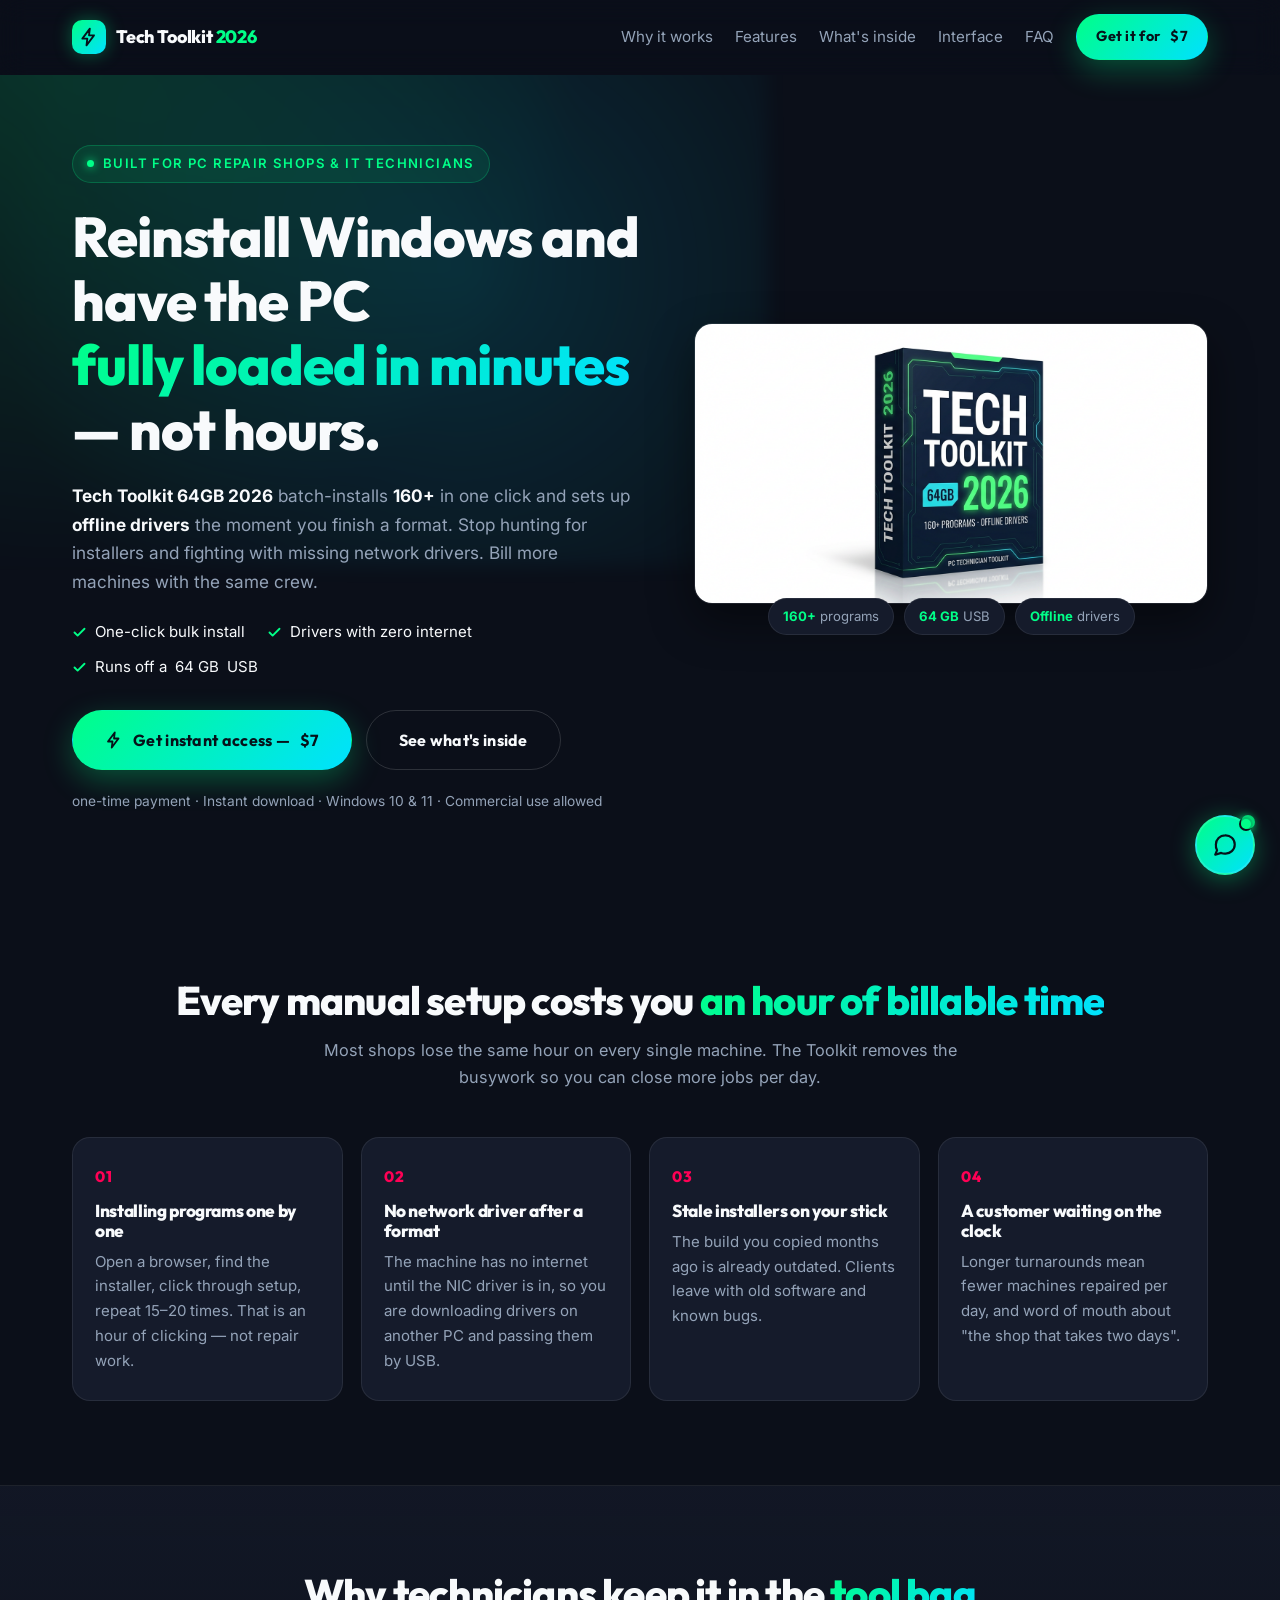
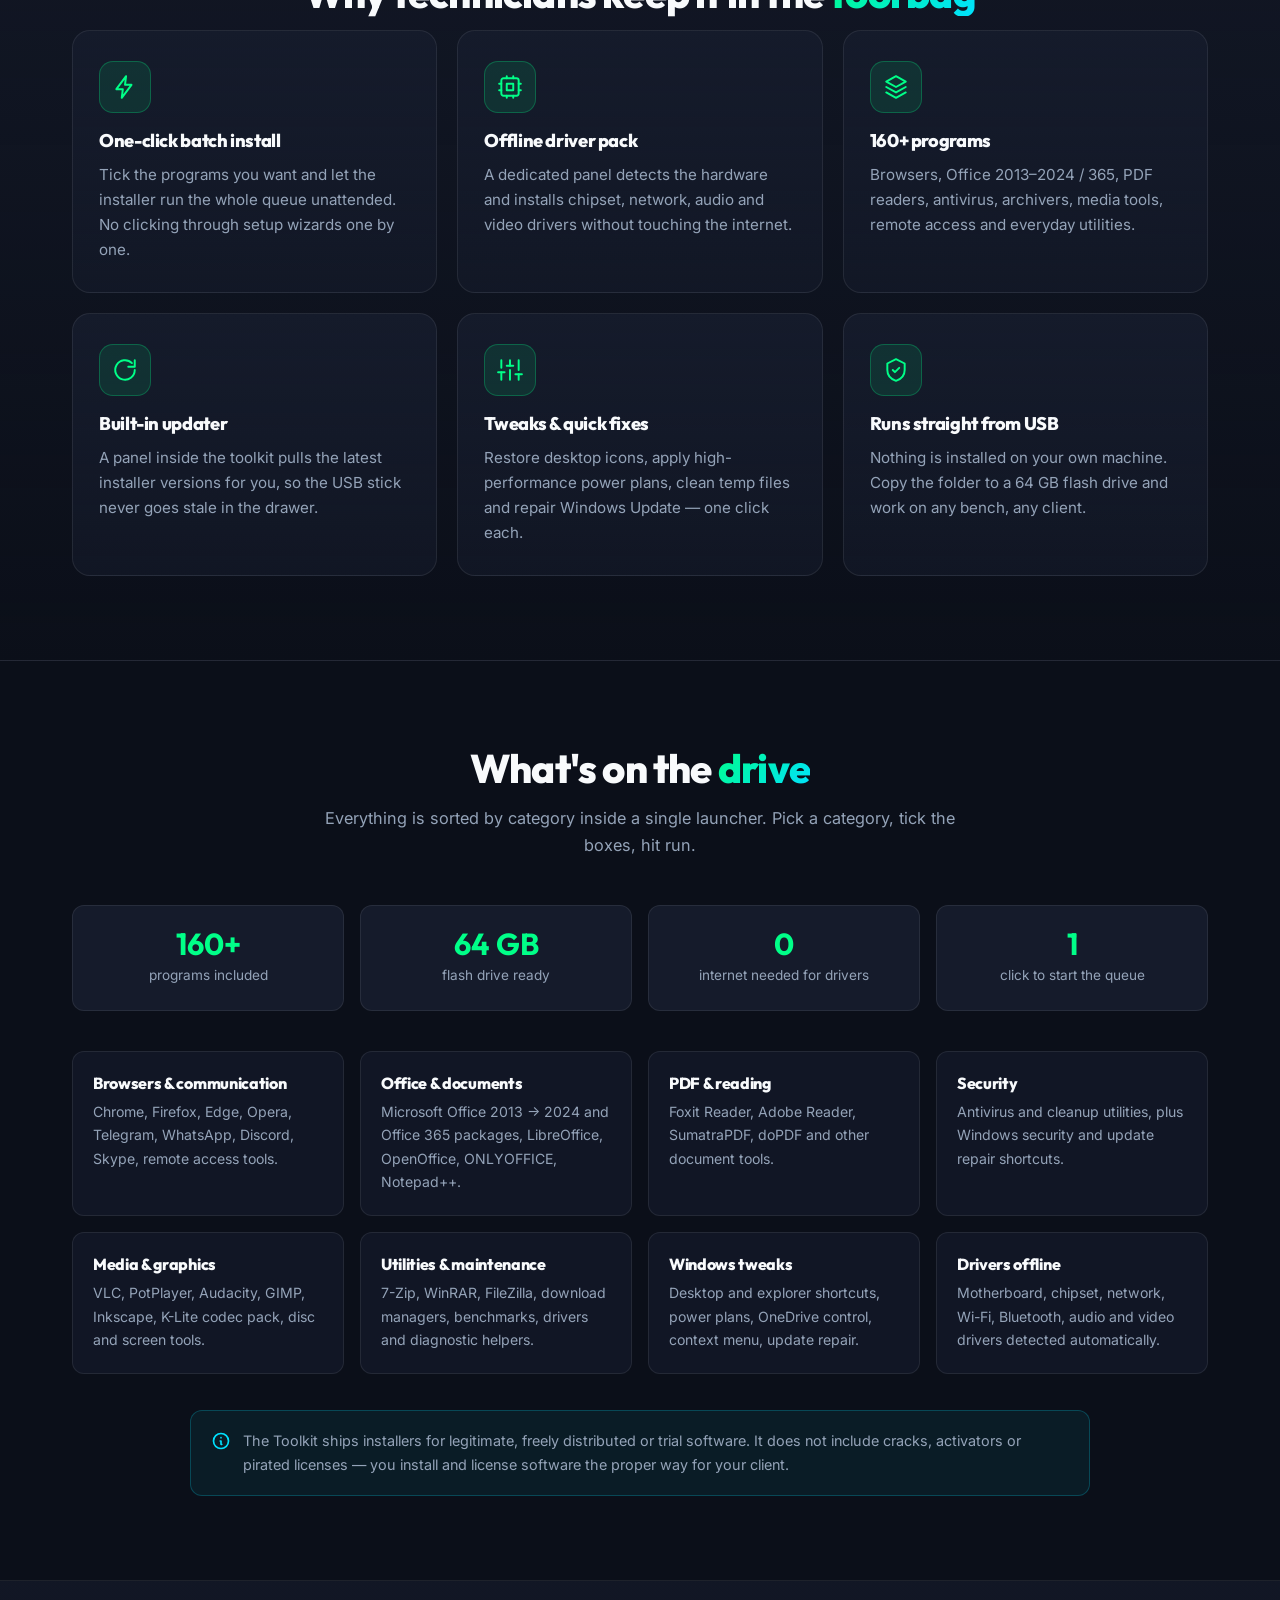
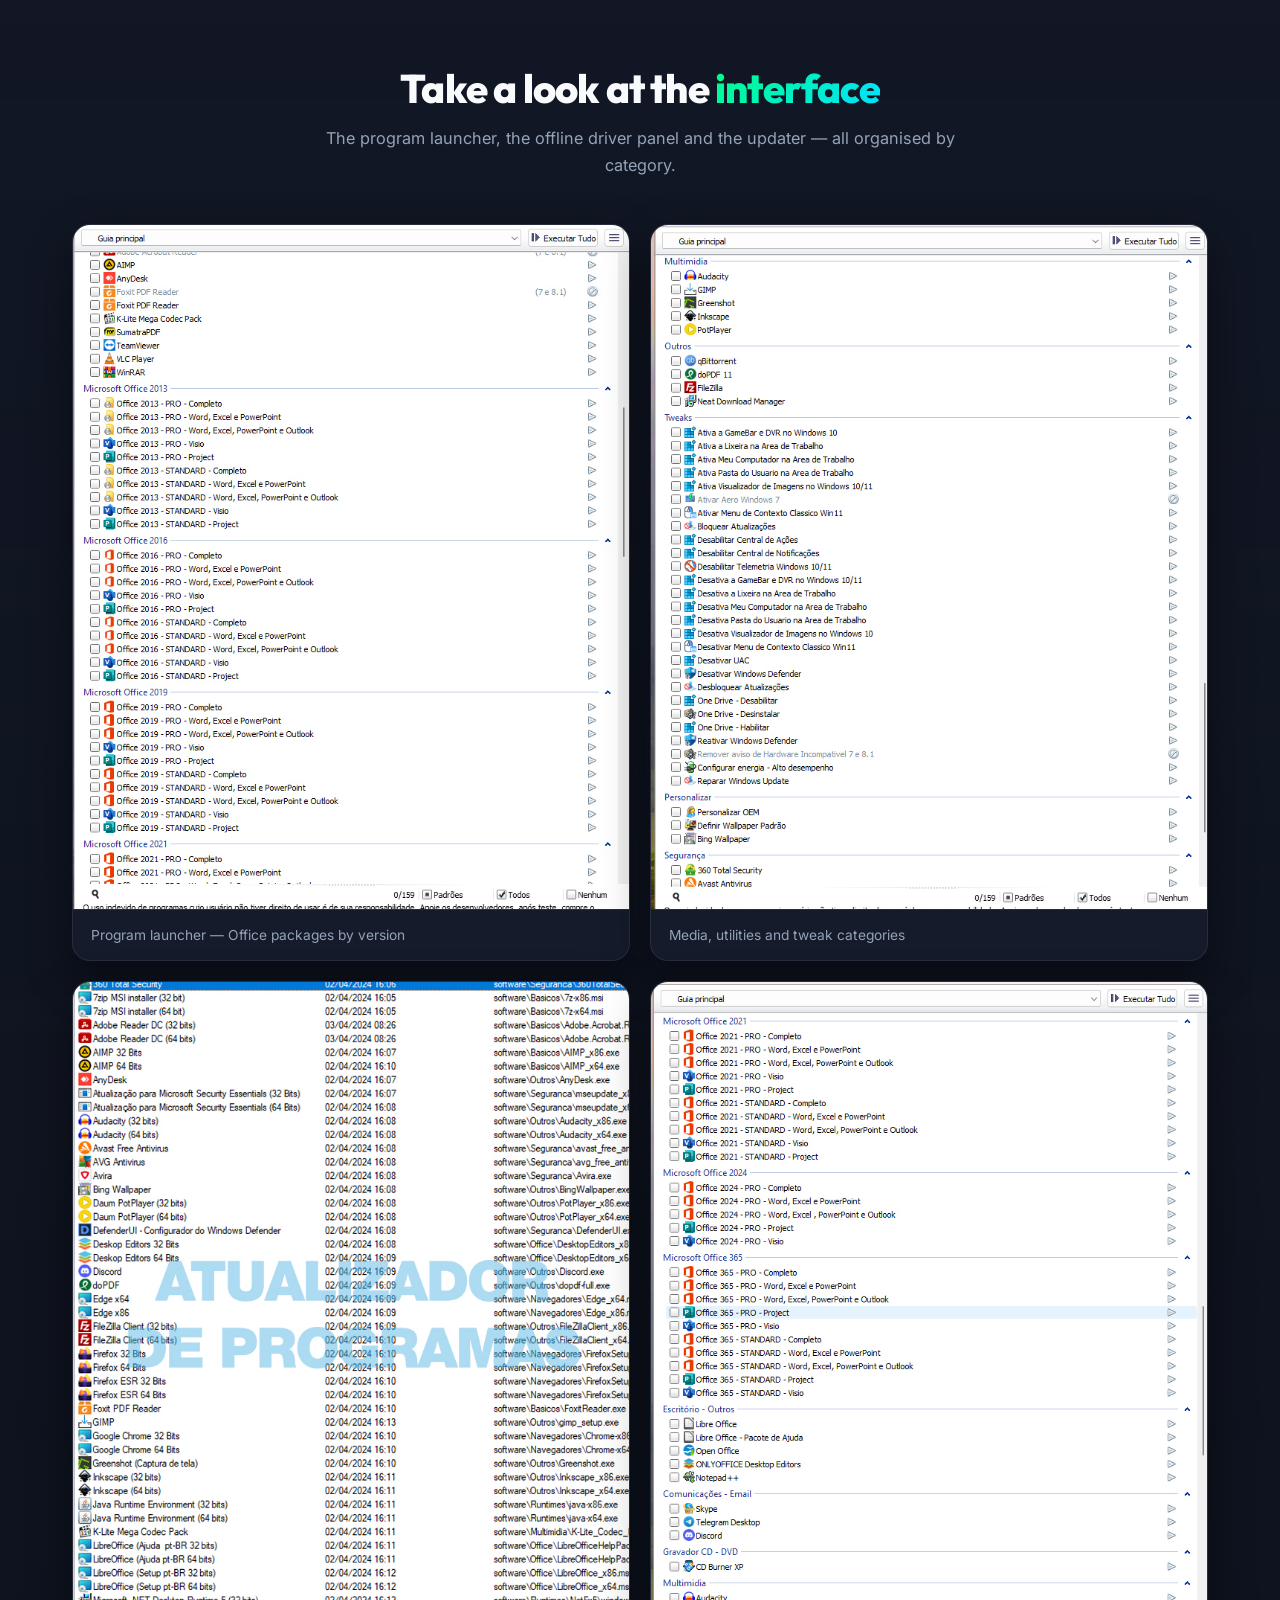
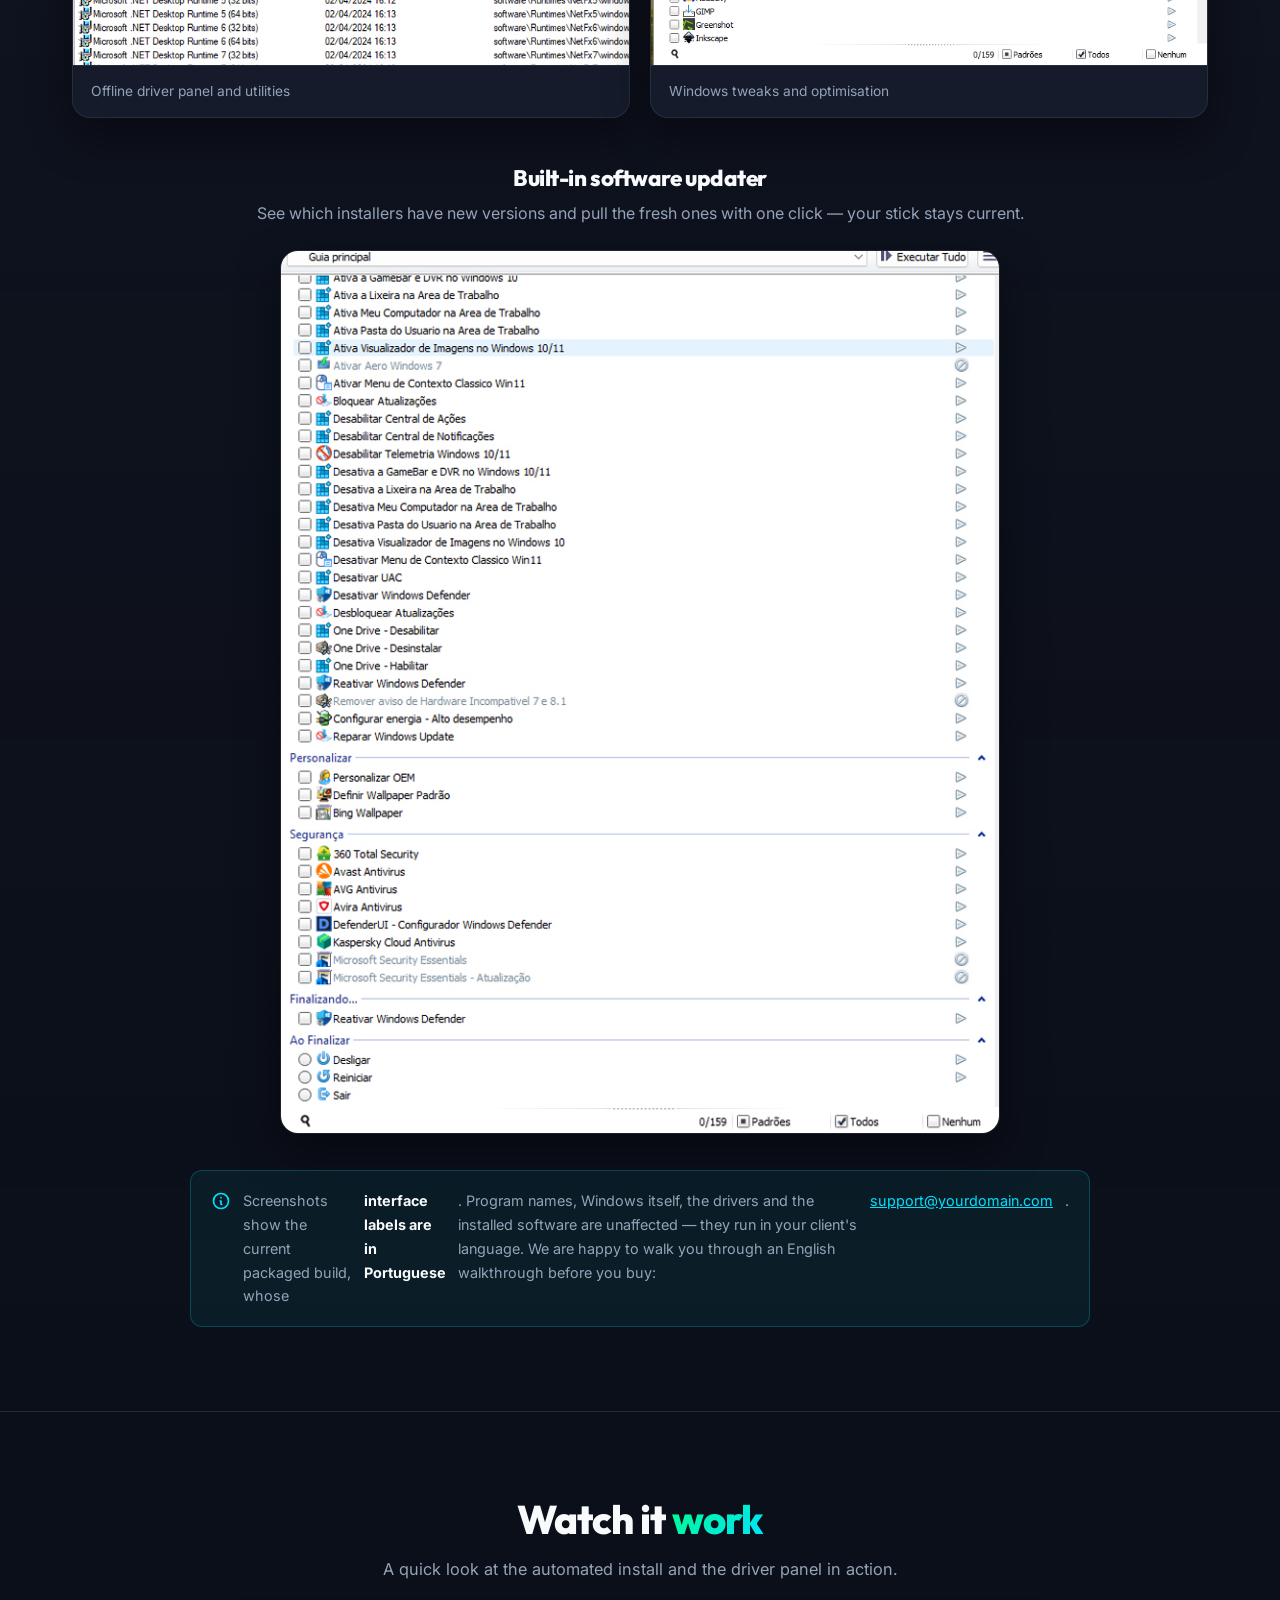
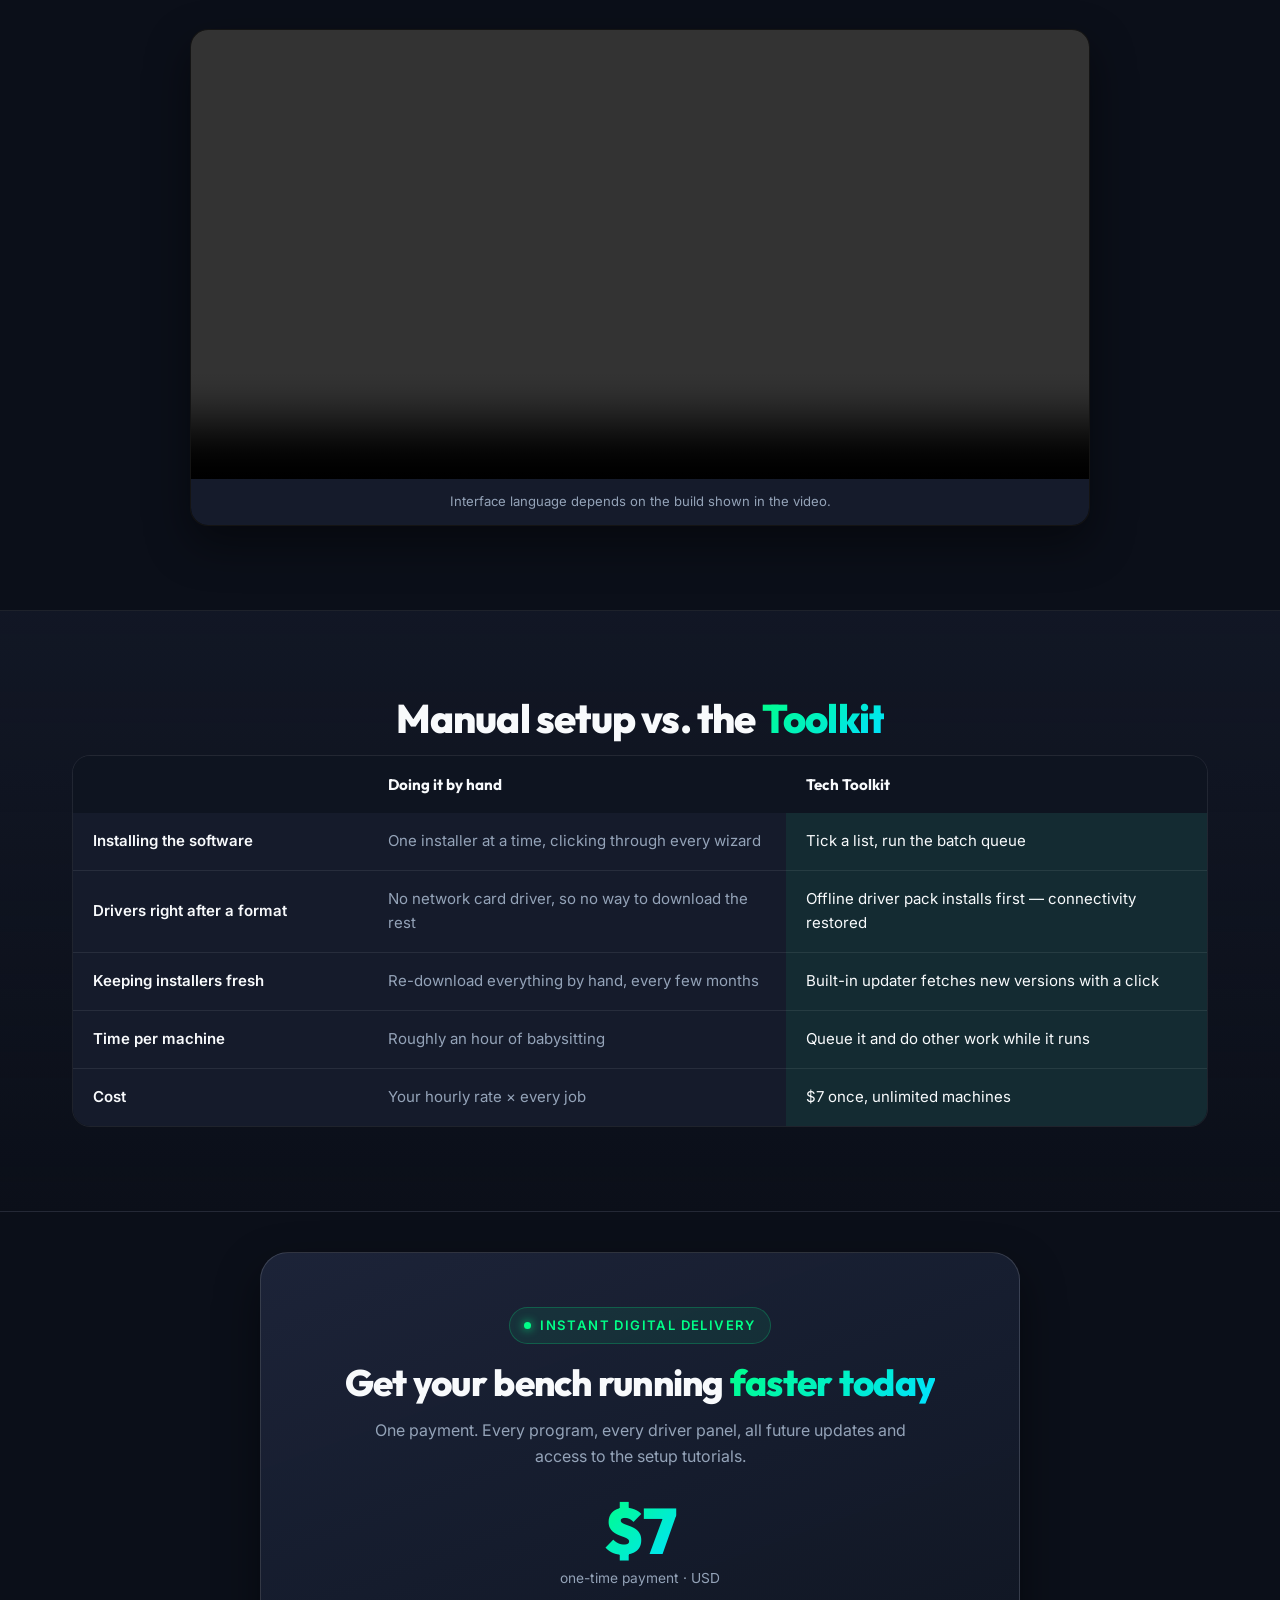
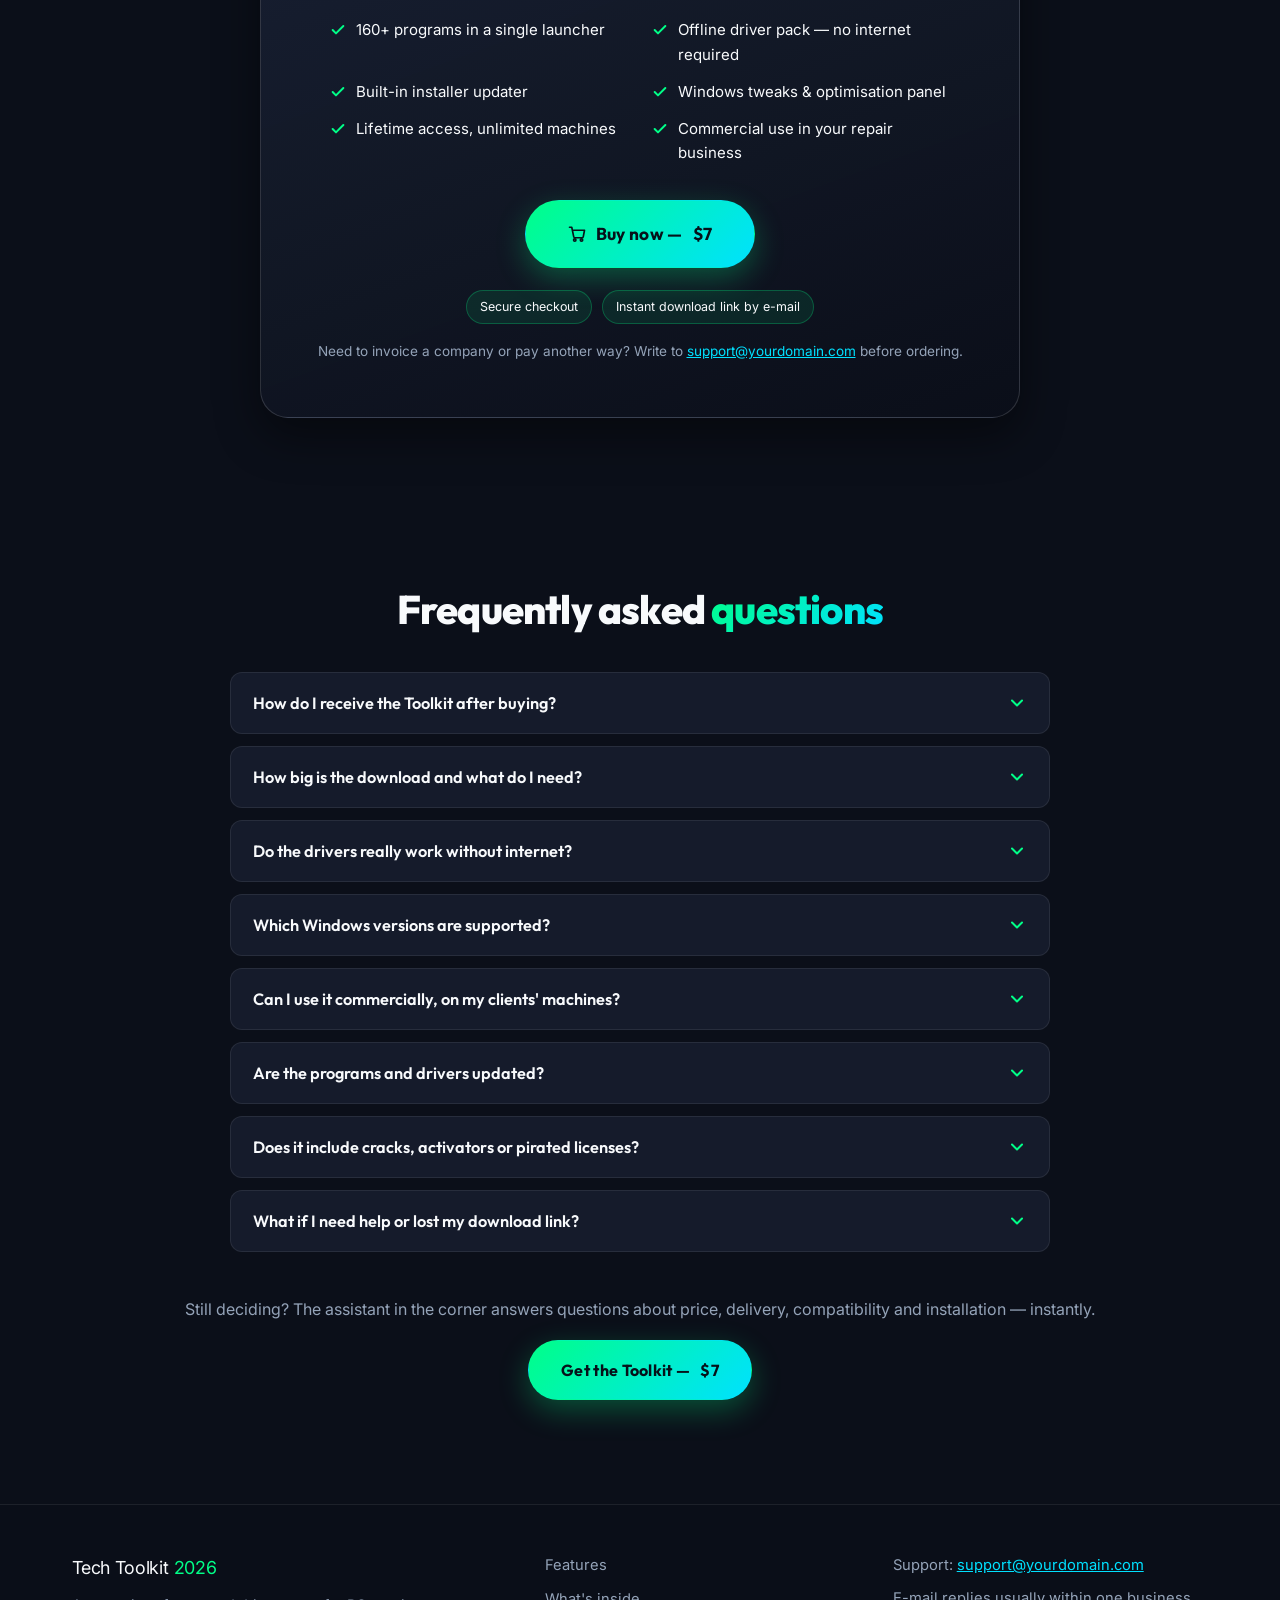
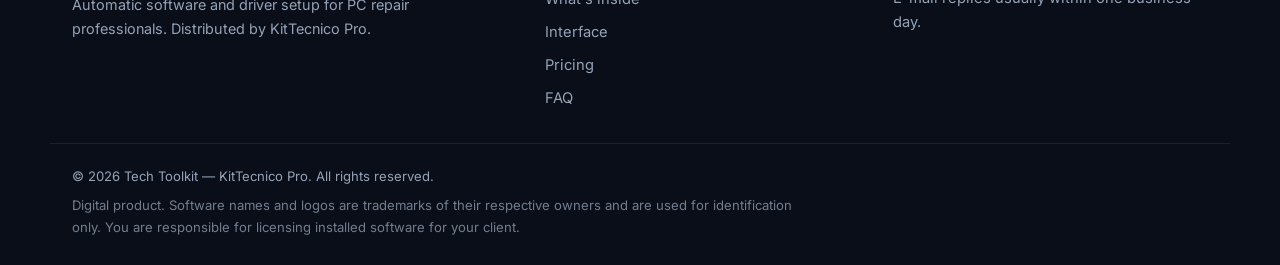
<file: index.html>
<!DOCTYPE html>
<html lang="en">
<head>
    <meta charset="UTF-8">
    <meta name="viewport" content="width=device-width, initial-scale=1.0">
    <title>Tech Toolkit 64GB 2026 — Install 160+ Programs and All Drivers Automatically | $7</title>
    <meta name="description" content="Tech Toolkit 64GB 2026 for PC repair shops and IT technicians: batch-install 160+ programs in one click and get Windows drivers installed offline right after a format. One-time $7. Instant download.">
    <meta name="keywords" content="PC technician toolkit, offline driver pack, bulk software installer, computer repair tools, format PC faster, Windows drivers offline, repair shop software bundle">

    <!-- SEO & Open Graph -->
    <link rel="canonical" href="https://uanderson-ux.github.io/kittecnico/">
    <meta property="og:title" content="Tech Toolkit 64GB 2026 — 160+ Programs &amp; Offline Drivers in One Click">
    <meta property="og:description" content="Stop downloading software one by one. Batch-install 160+ programs and set up drivers offline after every Windows format. One-time $7 — instant download.">
    <meta property="og:url" content="https://uanderson-ux.github.io/kittecnico/">
    <meta property="og:type" content="website">
    <meta property="og:image" content="assets/techtoolkit-box.png">
    <meta name="twitter:card" content="summary_large_image">
    <meta name="robots" content="index, follow">
    <meta name="theme-color" content="#0b0f19">

    <link rel="stylesheet" href="style.css">
    <link rel="icon" href="data:image/svg+xml,%3Csvg xmlns='http://www.w3.org/2000/svg' viewBox='0 0 100 100'%3E%3Crect width='100' height='100' rx='22' fill='%230b0f19'/%3E%3Cpath d='M56 12 26 56h20l-4 32 30-46H52l4-30z' fill='%2300ff88'/%3E%3C/svg%3E">

    <!-- Structured data: product + FAQ -->
    <script type="application/ld+json">
    {
      "@context": "https://schema.org/",
      "@type": "Product",
      "name": "Tech Toolkit 64GB 2026",
      "description": "Digital toolkit for PC repair technicians: batch installer for 160+ programs, offline driver pack, built-in updater and Windows tweaks.",
      "image": "https://uanderson-ux.github.io/kittecnico/assets/techtoolkit-box.png",
      "brand": { "@type": "Brand", "name": "Tech Toolkit" },
      "offers": {
        "@type": "Offer",
        "url": "https://uanderson-ux.github.io/kittecnico/",
        "priceCurrency": "USD",
        "price": "7",
        "availability": "https://schema.org/InStock",
        "itemCondition": "https://schema.org/NewCondition"
      }
    }
    </script>
</head>
<body>

    <!-- ================= HEADER ================= -->
    <header class="site-header">
        <div class="container header-inner">
            <a class="brand" href="#top">
                <span class="brand-mark" aria-hidden="true">
                    <svg viewBox="0 0 24 24" fill="none" stroke="currentColor" stroke-width="2.2" stroke-linecap="round" stroke-linejoin="round"><path d="M13 2 4 14h6l-1 8 9-12h-6l1-8z"/></svg>
                </span>
                <span class="brand-text">Tech Toolkit <em>2026</em></span>
            </a>
            <button class="nav-toggle" aria-label="Toggle menu" aria-expanded="false">
                <span></span><span></span><span></span>
            </button>
            <nav class="main-nav">
                <a href="#why">Why it works</a>
                <a href="#features">Features</a>
                <a href="#inside">What's inside</a>
                <a href="#interface">Interface</a>
                <a href="#faq">FAQ</a>
                <a class="btn btn-primary btn-sm" data-checkout href="#offer">Get it for <span data-price>$7</span></a>
            </nav>
        </div>
    </header>

    <main id="top">

    <!-- ================= HERO ================= -->
    <section class="hero">
        <div class="hero-glow" aria-hidden="true"></div>
        <div class="container hero-content">
            <div class="hero-text">
                <p class="eyebrow"><span class="dot"></span> Built for PC repair shops &amp; IT technicians</p>
                <h1>Reinstall Windows and have the PC <span class="text-gradient">fully loaded in minutes</span> — not hours.</h1>
                <p class="hero-sub">
                    <strong>Tech Toolkit 64GB 2026</strong> batch-installs <strong data-program-count>160+ programs</strong> in one click and sets up
                    <strong>offline drivers</strong> the moment you finish a format. Stop hunting for installers and fighting
                    with missing network drivers. Bill more machines with the same crew.
                </p>
                <ul class="hero-points">
                    <li><svg viewBox="0 0 24 24" fill="none" stroke="currentColor" stroke-width="3" stroke-linecap="round" stroke-linejoin="round"><path d="M20 6 9 17l-5-5"/></svg> One-click bulk install</li>
                    <li><svg viewBox="0 0 24 24" fill="none" stroke="currentColor" stroke-width="3" stroke-linecap="round" stroke-linejoin="round"><path d="M20 6 9 17l-5-5"/></svg> Drivers with zero internet</li>
                    <li><svg viewBox="0 0 24 24" fill="none" stroke="currentColor" stroke-width="3" stroke-linecap="round" stroke-linejoin="round"><path d="M20 6 9 17l-5-5"/></svg> Runs off a <span data-usb-size>64 GB</span> USB</li>
                </ul>
                <div class="hero-cta">
                    <a href="#offer" class="btn btn-primary" data-checkout>
                        <svg viewBox="0 0 24 24" fill="none" stroke="currentColor" stroke-width="2.4" stroke-linecap="round" stroke-linejoin="round"><path d="M13 2 4 14h6l-1 8 9-12h-6l1-8z"/></svg>
                        Get instant access — <span data-price>$7</span>
                    </a>
                    <a href="#inside" class="btn btn-ghost">See what's inside</a>
                </div>
                <p class="hero-trust">
                    <span data-billing>One-time payment</span> · Instant download · Windows 10 &amp; 11 · Commercial use allowed
                </p>
            </div>

            <div class="hero-visual">
                <img src="assets/techtoolkit-box.png" alt="Tech Toolkit 64GB 2026 product box — 160+ programs and offline drivers" width="1408" height="768" loading="eager">
                <div class="hero-badges">
                    <span class="chip"><strong data-program-count>160+</strong> programs</span>
                    <span class="chip"><strong data-usb-size>64 GB</strong> USB</span>
                    <span class="chip"><strong>Offline</strong> drivers</span>
                </div>
            </div>
        </div>
    </section>

    <!-- ================= WHY / PAIN ================= -->
    <section class="section" id="why">
        <div class="container">
            <h2 class="section-title text-center">Every manual setup costs you <span class="text-gradient">an hour of billable time</span></h2>
            <p class="section-sub text-center">
                Most shops lose the same hour on every single machine. The Toolkit removes the busywork so you can close more jobs per day.
            </p>
            <div class="pain-grid">
                <article class="pain-card reveal">
                    <span class="pain-num">01</span>
                    <h3>Installing programs one by one</h3>
                    <p>Open a browser, find the installer, click through setup, repeat 15–20 times. That is an hour of clicking — not repair work.</p>
                </article>
                <article class="pain-card reveal">
                    <span class="pain-num">02</span>
                    <h3>No network driver after a format</h3>
                    <p>The machine has no internet until the NIC driver is in, so you are downloading drivers on another PC and passing them by USB.</p>
                </article>
                <article class="pain-card reveal">
                    <span class="pain-num">03</span>
                    <h3>Stale installers on your stick</h3>
                    <p>The build you copied months ago is already outdated. Clients leave with old software and known bugs.</p>
                </article>
                <article class="pain-card reveal">
                    <span class="pain-num">04</span>
                    <h3>A customer waiting on the clock</h3>
                    <p>Longer turnarounds mean fewer machines repaired per day, and word of mouth about "the shop that takes two days".</p>
                </article>
            </div>
        </div>
    </section>

    <!-- ================= FEATURES ================= -->
    <section class="section section-alt" id="features">
        <div class="container">
            <h2 class="section-title text-center">Why technicians keep it in the <span class="text-gradient">tool bag</span></h2>
            <div class="features-grid">
                <article class="feature-card reveal">
                    <span class="feature-icon">
                        <svg viewBox="0 0 24 24" fill="none" stroke="currentColor" stroke-width="1.8" stroke-linecap="round" stroke-linejoin="round"><path d="M13 2 4 14h6l-1 8 9-12h-6l1-8z"/></svg>
                    </span>
                    <h3>One-click batch install</h3>
                    <p>Tick the programs you want and let the installer run the whole queue unattended. No clicking through setup wizards one by one.</p>
                </article>
                <article class="feature-card reveal">
                    <span class="feature-icon">
                        <svg viewBox="0 0 24 24" fill="none" stroke="currentColor" stroke-width="1.8" stroke-linecap="round" stroke-linejoin="round"><rect x="4" y="4" width="16" height="16" rx="2"/><rect x="9" y="9" width="6" height="6"/><path d="M9 2v2M15 2v2M9 20v2M15 20v2M2 9h2M2 15h2M20 9h2M20 15h2"/></svg>
                    </span>
                    <h3>Offline driver pack</h3>
                    <p>A dedicated panel detects the hardware and installs chipset, network, audio and video drivers without touching the internet.</p>
                </article>
                <article class="feature-card reveal">
                    <span class="feature-icon">
                        <svg viewBox="0 0 24 24" fill="none" stroke="currentColor" stroke-width="1.8" stroke-linecap="round" stroke-linejoin="round"><path d="m12 2 9 5-9 5-9-5 9-5z"/><path d="m3 12 9 5 9-5"/><path d="m3 17 9 5 9-5"/></svg>
                    </span>
                    <h3><span data-program-count>160+</span> programs</h3>
                    <p>Browsers, Office 2013–2024 / 365, PDF readers, antivirus, archivers, media tools, remote access and everyday utilities.</p>
                </article>
                <article class="feature-card reveal">
                    <span class="feature-icon">
                        <svg viewBox="0 0 24 24" fill="none" stroke="currentColor" stroke-width="1.8" stroke-linecap="round" stroke-linejoin="round"><path d="M21 12a9 9 0 1 1-2.6-6.4"/><path d="M21 3v6h-6"/></svg>
                    </span>
                    <h3>Built-in updater</h3>
                    <p>A panel inside the toolkit pulls the latest installer versions for you, so the USB stick never goes stale in the drawer.</p>
                </article>
                <article class="feature-card reveal">
                    <span class="feature-icon">
                        <svg viewBox="0 0 24 24" fill="none" stroke="currentColor" stroke-width="1.8" stroke-linecap="round" stroke-linejoin="round"><path d="M4 21v-7M4 10V3M12 21v-9M12 8V3M20 21v-5M20 12V3"/><path d="M1 14h6M9 8h6M17 16h6"/></svg>
                    </span>
                    <h3>Tweaks &amp; quick fixes</h3>
                    <p>Restore desktop icons, apply high-performance power plans, clean temp files and repair Windows Update — one click each.</p>
                </article>
                <article class="feature-card reveal">
                    <span class="feature-icon">
                        <svg viewBox="0 0 24 24" fill="none" stroke="currentColor" stroke-width="1.8" stroke-linecap="round" stroke-linejoin="round"><path d="M12 2 4 6v6c0 5 3.4 8.5 8 10 4.6-1.5 8-5 8-10V6l-8-4z"/><path d="m9 12 2 2 4-4"/></svg>
                    </span>
                    <h3>Runs straight from USB</h3>
                    <p>Nothing is installed on your own machine. Copy the folder to a <span data-usb-size>64 GB</span> flash drive and work on any bench, any client.</p>
                </article>
            </div>
        </div>
    </section>

    <!-- ================= WHAT'S INSIDE ================= -->
    <section class="section" id="inside">
        <div class="container">
            <h2 class="section-title text-center">What's on the <span class="text-gradient">drive</span></h2>
            <p class="section-sub text-center">Everything is sorted by category inside a single launcher. Pick a category, tick the boxes, hit run.</p>

            <div class="stats-row reveal">
                <div class="stat"><strong data-program-count>160+</strong><span>programs included</span></div>
                <div class="stat"><strong data-usb-size>64 GB</strong><span>flash drive ready</span></div>
                <div class="stat"><strong>0</strong><span>internet needed for drivers</span></div>
                <div class="stat"><strong>1</strong><span>click to start the queue</span></div>
            </div>

            <div class="categories-grid reveal">
                <div class="category-card">
                    <h4>Browsers &amp; communication</h4>
                    <p>Chrome, Firefox, Edge, Opera, Telegram, WhatsApp, Discord, Skype, remote access tools.</p>
                </div>
                <div class="category-card">
                    <h4>Office &amp; documents</h4>
                    <p>Microsoft Office 2013 → 2024 and Office 365 packages, LibreOffice, OpenOffice, ONLYOFFICE, Notepad++.</p>
                </div>
                <div class="category-card">
                    <h4>PDF &amp; reading</h4>
                    <p>Foxit Reader, Adobe Reader, SumatraPDF, doPDF and other document tools.</p>
                </div>
                <div class="category-card">
                    <h4>Security</h4>
                    <p>Antivirus and cleanup utilities, plus Windows security and update repair shortcuts.</p>
                </div>
                <div class="category-card">
                    <h4>Media &amp; graphics</h4>
                    <p>VLC, PotPlayer, Audacity, GIMP, Inkscape, K-Lite codec pack, disc and screen tools.</p>
                </div>
                <div class="category-card">
                    <h4>Utilities &amp; maintenance</h4>
                    <p>7-Zip, WinRAR, FileZilla, download managers, benchmarks, drivers and diagnostic helpers.</p>
                </div>
                <div class="category-card">
                    <h4>Windows tweaks</h4>
                    <p>Desktop and explorer shortcuts, power plans, OneDrive control, context menu, update repair.</p>
                </div>
                <div class="category-card">
                    <h4>Drivers offline</h4>
                    <p>Motherboard, chipset, network, Wi-Fi, Bluetooth, audio and video drivers detected automatically.</p>
                </div>
            </div>

            <p class="notice reveal">
                <svg viewBox="0 0 24 24" fill="none" stroke="currentColor" stroke-width="2" stroke-linecap="round" stroke-linejoin="round"><circle cx="12" cy="12" r="9"/><path d="M12 8h.01M11 12h1v4h1"/></svg>
                The Toolkit ships installers for legitimate, freely distributed or trial software. It does not include cracks, activators or pirated licenses — you install and license software the proper way for your client.
            </p>
        </div>
    </section>

    <!-- ================= INTERFACE GALLERY ================= -->
    <section class="section section-alt" id="interface">
        <div class="container">
            <h2 class="section-title text-center">Take a look at the <span class="text-gradient">interface</span></h2>
            <p class="section-sub text-center">The program launcher, the offline driver panel and the updater — all organised by category.</p>

            <div class="showcase-grid reveal">
                <figure class="showcase-item">
                    <img src="assets/interface-programs-1.png" alt="Program launcher listing Microsoft Office packages by version" loading="lazy">
                    <figcaption>Program launcher — Office packages by version</figcaption>
                </figure>
                <figure class="showcase-item">
                    <img src="assets/interface-programs-2.png" alt="Program launcher showing media, utilities and tweak categories" loading="lazy">
                    <figcaption>Media, utilities and tweak categories</figcaption>
                </figure>
                <figure class="showcase-item">
                    <img src="assets/interface-driver-panel.png" alt="Offline driver installation panel" loading="lazy">
                    <figcaption>Offline driver panel and utilities</figcaption>
                </figure>
                <figure class="showcase-item">
                    <img src="assets/interface-tweaks-panel.png" alt="Windows tweaks and optimisation panel" loading="lazy">
                    <figcaption>Windows tweaks and optimisation</figcaption>
                </figure>
            </div>

            <div class="updater-block reveal">
                <h3>Built-in software updater</h3>
                <p>See which installers have new versions and pull the fresh ones with one click — your stick stays current.</p>
                <figure class="showcase-updater">
                    <img src="assets/interface-updater.png" alt="Updater panel listing applications with last update date and target path" loading="lazy">
                </figure>
            </div>

            <p class="notice reveal">
                <svg viewBox="0 0 24 24" fill="none" stroke="currentColor" stroke-width="2" stroke-linecap="round" stroke-linejoin="round"><circle cx="12" cy="12" r="9"/><path d="M12 8h.01M11 12h1v4h1"/></svg>
                Screenshots show the current packaged build, whose <strong>interface labels are in Portuguese</strong>. Program names, Windows itself, the drivers and the installed software are unaffected — they run in your client's language. We are happy to walk you through an English walkthrough before you buy: <a data-support-email href="#">email us</a>.
            </p>
        </div>
    </section>

    <!-- ================= VIDEO DEMO ================= -->
    <section class="section" id="demo">
        <div class="container">
            <h2 class="section-title text-center">Watch it <span class="text-gradient">work</span></h2>
            <p class="section-sub text-center">A quick look at the automated install and the driver panel in action.</p>
            <div class="video-frame reveal">
                <video autoplay loop muted playsinline controls>
                    <source src="demo-video.mp4" type="video/mp4">
                    Your browser does not support the video tag.
                </video>
                <p class="video-caption">Interface language depends on the build shown in the video.</p>
            </div>
        </div>
    </section>

    <!-- ================= COMPARISON ================= -->
    <section class="section section-alt" id="compare">
        <div class="container">
            <h2 class="section-title text-center">Manual setup vs. the <span class="text-gradient">Toolkit</span></h2>
            <div class="compare-wrap reveal">
                <table class="compare-table">
                    <thead>
                        <tr>
                            <th scope="col">&nbsp;</th>
                            <th scope="col">Doing it by hand</th>
                            <th scope="col" class="col-highlight">Tech Toolkit</th>
                        </tr>
                    </thead>
                    <tbody>
                        <tr>
                            <th scope="row">Installing the software</th>
                            <td>One installer at a time, clicking through every wizard</td>
                            <td class="col-highlight">Tick a list, run the batch queue</td>
                        </tr>
                        <tr>
                            <th scope="row">Drivers right after a format</th>
                            <td>No network card driver, so no way to download the rest</td>
                            <td class="col-highlight">Offline driver pack installs first — connectivity restored</td>
                        </tr>
                        <tr>
                            <th scope="row">Keeping installers fresh</th>
                            <td>Re-download everything by hand, every few months</td>
                            <td class="col-highlight">Built-in updater fetches new versions with a click</td>
                        </tr>
                        <tr>
                            <th scope="row">Time per machine</th>
                            <td>Roughly an hour of babysitting</td>
                            <td class="col-highlight">Queue it and do other work while it runs</td>
                        </tr>
                        <tr>
                            <th scope="row">Cost</th>
                            <td>Your hourly rate × every job</td>
                            <td class="col-highlight"><span data-price>$7</span> once, unlimited machines</td>
                        </tr>
                    </tbody>
                </table>
            </div>
        </div>
    </section>

    <!-- ================= OFFER ================= -->
    <section class="section offer" id="offer">
        <div class="container">
            <div class="cta-box reveal">
                <p class="eyebrow centered"><span class="dot"></span> Instant digital delivery</p>
                <h2>Get your bench running <span class="text-gradient">faster today</span></h2>
                <p class="cta-sub">One payment. Every program, every driver panel, all future updates and access to the setup tutorials.</p>

                <div class="price-block">
                    <span class="price-old" data-compare-price style="display:none"></span>
                    <span class="price-now text-gradient" data-price>$7</span>
                    <span class="price-unit"><span data-billing>one-time payment</span> · USD</span>
                </div>

                <ul class="offer-list">
                    <li><svg viewBox="0 0 24 24" fill="none" stroke="currentColor" stroke-width="3" stroke-linecap="round" stroke-linejoin="round"><path d="M20 6 9 17l-5-5"/></svg> 160+ programs in a single launcher</li>
                    <li><svg viewBox="0 0 24 24" fill="none" stroke="currentColor" stroke-width="3" stroke-linecap="round" stroke-linejoin="round"><path d="M20 6 9 17l-5-5"/></svg> Offline driver pack — no internet required</li>
                    <li><svg viewBox="0 0 24 24" fill="none" stroke="currentColor" stroke-width="3" stroke-linecap="round" stroke-linejoin="round"><path d="M20 6 9 17l-5-5"/></svg> Built-in installer updater</li>
                    <li><svg viewBox="0 0 24 24" fill="none" stroke="currentColor" stroke-width="3" stroke-linecap="round" stroke-linejoin="round"><path d="M20 6 9 17l-5-5"/></svg> Windows tweaks &amp; optimisation panel</li>
                    <li><svg viewBox="0 0 24 24" fill="none" stroke="currentColor" stroke-width="3" stroke-linecap="round" stroke-linejoin="round"><path d="M20 6 9 17l-5-5"/></svg> Lifetime access, unlimited machines</li>
                    <li><svg viewBox="0 0 24 24" fill="none" stroke="currentColor" stroke-width="3" stroke-linecap="round" stroke-linejoin="round"><path d="M20 6 9 17l-5-5"/></svg> Commercial use in your repair business</li>
                </ul>

                <div class="offer-cta">
                    <a href="#offer" class="btn btn-primary btn-lg" data-checkout>
                        <svg viewBox="0 0 24 24" fill="none" stroke="currentColor" stroke-width="2.2" stroke-linecap="round" stroke-linejoin="round"><circle cx="9" cy="20" r="1.6"/><circle cx="18" cy="20" r="1.6"/><path d="M2 3h3l2.6 12.4A2 2 0 0 0 9.6 17h8.8a2 2 0 0 0 2-1.6L22 7H6"/></svg>
                        Buy now — <span data-price>$7</span>
                    </a>
                </div>

                <p class="cta-foot">
                    <span class="badge" data-guarantee>7-day money-back guarantee</span>
                    <span class="badge">Secure checkout</span>
                    <span class="badge">Instant download link by e-mail</span>
                </p>
                <p class="cta-note">Need to invoice a company or pay another way? Write to <a data-support-email href="#">support</a> before ordering.</p>
            </div>
        </div>
    </section>

    <!-- ================= FAQ ================= -->
    <section class="section" id="faq">
        <div class="container">
            <h2 class="section-title text-center">Frequently asked <span class="text-gradient">questions</span></h2>
            <div class="faq-wrap">
                <div class="faq-item">
                    <button class="faq-question" aria-expanded="false">
                        How do I receive the Toolkit after buying?
                        <svg class="faq-chevron" viewBox="0 0 24 24" fill="none" stroke="currentColor" stroke-width="2.4" stroke-linecap="round" stroke-linejoin="round"><path d="m6 9 6 6 6-6"/></svg>
                    </button>
                    <div class="faq-answer">
                        <p>Delivery is 100% digital. As soon as the payment is confirmed, you get an e-mail with the download links and your access details — usually within a couple of minutes. No shipping, no waiting for a package.</p>
                    </div>
                </div>
                <div class="faq-item">
                    <button class="faq-question" aria-expanded="false">
                        How big is the download and what do I need?
                        <svg class="faq-chevron" viewBox="0 0 24 24" fill="none" stroke="currentColor" stroke-width="2.4" stroke-linecap="round" stroke-linejoin="round"><path d="m6 9 6 6 6-6"/></svg>
                    </button>
                    <div class="faq-answer">
                        <p>The full package is built to live on a 64 GB USB flash drive (an external SSD or hard drive works too). You download the files, extract them and copy the folder to the drive — a video walkthrough in the members area shows every step.</p>
                    </div>
                </div>
                <div class="faq-item">
                    <button class="faq-question" aria-expanded="false">
                        Do the drivers really work without internet?
                        <svg class="faq-chevron" viewBox="0 0 24 24" fill="none" stroke="currentColor" stroke-width="2.4" stroke-linecap="round" stroke-linejoin="round"><path d="m6 9 6 6 6-6"/></svg>
                    </button>
                    <div class="faq-answer">
                        <p>Yes. The offline driver pack covers motherboards, chipsets, network, Wi-Fi, Bluetooth, audio and video. That is exactly the moment when a machine has no connection, and it is handled without a second computer on the bench.</p>
                    </div>
                </div>
                <div class="faq-item">
                    <button class="faq-question" aria-expanded="false">
                        Which Windows versions are supported?
                        <svg class="faq-chevron" viewBox="0 0 24 24" fill="none" stroke="currentColor" stroke-width="2.4" stroke-linecap="round" stroke-linejoin="round"><path d="m6 9 6 6 6-6"/></svg>
                    </button>
                    <div class="faq-answer">
                        <p>The Toolkit is built for Windows 10 and Windows 11 (64-bit), and many tools still work on Windows 7 machines you may get in for repair. It runs from the USB drive, it is not installed on your own PC.</p>
                    </div>
                </div>
                <div class="faq-item">
                    <button class="faq-question" aria-expanded="false">
                        Can I use it commercially, on my clients' machines?
                        <svg class="faq-chevron" viewBox="0 0 24 24" fill="none" stroke="currentColor" stroke-width="2.4" stroke-linecap="round" stroke-linejoin="round"><path d="m6 9 6 6 6-6"/></svg>
                    </button>
                    <div class="faq-answer">
                        <p>Yes — it is made for repair shops, freelancers and help-desk techs. Use it on as many machines as you want, for as long as you want. There is no per-machine or monthly fee.</p>
                    </div>
                </div>
                <div class="faq-item">
                    <button class="faq-question" aria-expanded="false">
                        Are the programs and drivers updated?
                        <svg class="faq-chevron" viewBox="0 0 24 24" fill="none" stroke="currentColor" stroke-width="2.4" stroke-linecap="round" stroke-linejoin="round"><path d="m6 9 6 6 6-6"/></svg>
                    </button>
                    <div class="faq-answer">
                        <p>Yes. The built-in updater lists every application with its last update date and lets you download the newest installer straight from the panel. Future updates are included at no extra cost.</p>
                    </div>
                </div>
                <div class="faq-item">
                    <button class="faq-question" aria-expanded="false">
                        Does it include cracks, activators or pirated licenses?
                        <svg class="faq-chevron" viewBox="0 0 24 24" fill="none" stroke="currentColor" stroke-width="2.4" stroke-linecap="round" stroke-linejoin="round"><path d="m6 9 6 6 6-6"/></svg>
                    </button>
                    <div class="faq-answer">
                        <p>No. The Toolkit only packages installers for legitimate, freely distributed or trial software and drivers. Licensing the software for your client is handled normally, the right way.</p>
                    </div>
                </div>
                <div class="faq-item">
                    <button class="faq-question" aria-expanded="false">
                        What if I need help or lost my download link?
                        <svg class="faq-chevron" viewBox="0 0 24 24" fill="none" stroke="currentColor" stroke-width="2.4" stroke-linecap="round" stroke-linejoin="round"><path d="m6 9 6 6 6-6"/></svg>
                    </button>
                    <div class="faq-answer">
                        <p>Write to <a data-support-email href="#">our support</a> with the e-mail address you used at checkout — we can find your order quickly and resend the links. Support also helps with extraction and USB preparation.</p>
                    </div>
                </div>
            </div>

            <div class="faq-cta">
                <p>Still deciding? The assistant in the corner answers questions about price, delivery, compatibility and installation — instantly.</p>
                <a href="#offer" class="btn btn-primary" data-checkout>Get the Toolkit — <span data-price>$7</span></a>
            </div>
        </div>
    </section>

    </main>

    <!-- ================= FOOTER ================= -->
    <footer class="site-footer">
        <div class="container footer-inner">
            <div class="footer-brand">
                <span class="brand-text">Tech Toolkit <em>2026</em></span>
                <p>Automatic software and driver setup for PC repair professionals. Distributed by KitTecnico Pro.</p>
            </div>
            <nav class="footer-links">
                <a href="#features">Features</a>
                <a href="#inside">What's inside</a>
                <a href="#interface">Interface</a>
                <a href="#offer">Pricing</a>
                <a href="#faq">FAQ</a>
            </nav>
            <div class="footer-contact">
                <p>Support: <a data-support-email href="#">support</a></p>
                <p class="footer-hours">E-mail replies usually within one business day.</p>
            </div>
        </div>
        <div class="container footer-bottom">
            <p>&copy; <span id="year">2026</span> Tech Toolkit — KitTecnico Pro. All rights reserved.</p>
            <p class="footer-legal">Digital product. Software names and logos are trademarks of their respective owners and are used for identification only. You are responsible for licensing installed software for your client.</p>
        </div>
    </footer>

    <script>document.getElementById('year').textContent = new Date().getFullYear();</script>
    <script type="module" src="script.js"></script>
    <script type="module" src="chat/ChatWidget.js"></script>
</body>
</html>
</file>
<file: style.css>
/* =========================================================
   Tech Toolkit 2026 — landing page styles
   Palette and typography derived from the original KitTecnico
   dark/neon design language.
   ========================================================= */
@import url('https://fonts.googleapis.com/css2?family=Inter:wght@300;400;500;600;700&family=Outfit:wght@400;600;700;800;900&display=swap');

:root {
  --bg-color: #0b0f19;
  --surface-color: #151b2b;
  --surface-light: #1e263c;
  --primary: #00ff88;
  --primary-hover: #00cc6a;
  --secondary: #00e1ff;
  --text-main: #f8fafc;
  --text-muted: #94a3b8;
  --accent: #ff0055;
  --border: rgba(255, 255, 255, 0.08);
  --border-strong: rgba(255, 255, 255, 0.14);
  --gradient: linear-gradient(135deg, var(--primary), var(--secondary));
  --radius: 18px;
  --radius-sm: 12px;
  --shadow: 0 18px 45px rgba(0, 0, 0, 0.45);
  --font-body: 'Inter', -apple-system, BlinkMacSystemFont, 'Segoe UI', Roboto, Helvetica, Arial, sans-serif;
  --font-head: 'Outfit', 'Inter', -apple-system, BlinkMacSystemFont, 'Segoe UI', Roboto, sans-serif;
}

* { margin: 0; padding: 0; box-sizing: border-box; }

html { scroll-behavior: smooth; }

body {
  font-family: var(--font-body);
  background-color: var(--bg-color);
  color: var(--text-main);
  line-height: 1.65;
  overflow-x: hidden;
  -webkit-font-smoothing: antialiased;
}

h1, h2, h3, h4 {
  font-family: var(--font-head);
  font-weight: 800;
  line-height: 1.15;
  letter-spacing: -0.02em;
}

a { color: inherit; text-decoration: none; }
img, video { max-width: 100%; height: auto; display: block; }
ul { list-style: none; }

.container { max-width: 1180px; margin: 0 auto; padding: 0 22px; }
.text-center { text-align: center; }

.text-gradient {
  background: var(--gradient);
  -webkit-background-clip: text;
  background-clip: text;
  -webkit-text-fill-color: transparent;
  display: inline-block;
}

/* ---------------- Header ---------------- */
.site-header {
  position: sticky;
  top: 0;
  z-index: 900;
  /* keeps the mobile dropdown anchored to the header */
  backdrop-filter: blur(14px);
  -webkit-backdrop-filter: blur(14px);
  background: rgba(11, 15, 25, 0.72);
  border-bottom: 1px solid transparent;
  transition: background 0.3s ease, border-color 0.3s ease;
}
.site-header.scrolled {
  background: rgba(11, 15, 25, 0.92);
  border-bottom-color: var(--border);
}
.header-inner {
  position: relative;
  display: flex;
  align-items: center;
  justify-content: space-between;
  gap: 18px;
  min-height: 74px;
}
.brand { display: inline-flex; align-items: center; gap: 10px; font-family: var(--font-head); font-weight: 800; }
.brand-mark {
  width: 34px; height: 34px; border-radius: 10px;
  background: var(--gradient);
  display: grid; place-items: center;
  color: #06121a;
  box-shadow: 0 0 18px rgba(0, 255, 136, 0.35);
}
.brand-mark svg { width: 20px; height: 20px; }
.brand-text { font-size: 1.12rem; letter-spacing: -0.01em; }
.brand-text em { font-style: normal; color: var(--primary); }

.main-nav { display: flex; align-items: center; gap: 22px; font-size: 0.95rem; }
.main-nav > a:not(.btn) { color: var(--text-muted); transition: color 0.2s; }
.main-nav > a:not(.btn):hover { color: var(--text-main); }

.nav-toggle {
  display: none;
  flex-direction: column;
  gap: 5px;
  background: none;
  border: 0;
  cursor: pointer;
  padding: 8px;
}
.nav-toggle span { width: 24px; height: 2px; background: var(--text-main); border-radius: 2px; transition: 0.25s; }

/* ---------------- Buttons ---------------- */
.btn {
  display: inline-flex;
  align-items: center;
  justify-content: center;
  gap: 10px;
  padding: 1rem 2rem;
  font-family: var(--font-head);
  font-size: 1rem;
  font-weight: 700;
  letter-spacing: 0.3px;
  border-radius: 999px;
  border: 1px solid transparent;
  cursor: pointer;
  transition: transform 0.2s ease, box-shadow 0.25s ease, background 0.25s ease, color 0.2s;
  white-space: nowrap;
}
.btn svg { width: 18px; height: 18px; }
.btn-primary {
  background: var(--gradient);
  color: #06121a;
  box-shadow: 0 10px 30px rgba(0, 255, 136, 0.28);
}
.btn-primary:hover { transform: translateY(-2px); box-shadow: 0 16px 38px rgba(0, 255, 136, 0.42); }
.btn-ghost { background: transparent; color: var(--text-main); border-color: var(--border-strong); }
.btn-ghost:hover { border-color: var(--primary); color: var(--primary); }
.btn-sm { padding: 0.62rem 1.2rem; font-size: 0.9rem; }
.btn-lg { padding: 1.15rem 2.6rem; font-size: 1.08rem; }

/* ---------------- Hero ---------------- */
.hero { position: relative; padding: 70px 0 80px; overflow: hidden; }
.hero-glow {
  position: absolute;
  inset: -30% 40% 40% -20%;
  background: radial-gradient(circle at 30% 30%, rgba(0, 255, 136, 0.16), transparent 60%),
              radial-gradient(circle at 70% 60%, rgba(0, 225, 255, 0.14), transparent 55%);
  filter: blur(10px);
  pointer-events: none;
}
.hero-content {
  position: relative;
  display: grid;
  grid-template-columns: 1.05fr 0.95fr;
  gap: 54px;
  align-items: center;
}
.eyebrow {
  display: inline-flex; align-items: center; gap: 9px;
  font-size: 0.82rem; font-weight: 600; text-transform: uppercase; letter-spacing: 1.4px;
  color: var(--primary);
  background: rgba(0, 255, 136, 0.08);
  border: 1px solid rgba(0, 255, 136, 0.22);
  padding: 7px 14px; border-radius: 999px;
  margin-bottom: 22px;
}
.eyebrow .dot { width: 7px; height: 7px; border-radius: 50%; background: var(--primary); box-shadow: 0 0 10px var(--primary); }
.eyebrow.centered { display: inline-flex; margin: 0 auto 18px; }
.hero h1 { font-size: clamp(2.1rem, 4.4vw, 3.5rem); margin-bottom: 20px; }
.hero-sub { font-size: 1.08rem; color: var(--text-muted); max-width: 56ch; }
.hero-sub strong { color: var(--text-main); }
.hero-points { display: flex; flex-wrap: wrap; gap: 10px 22px; margin: 24px 0 30px; }
.hero-points li { display: inline-flex; align-items: center; gap: 8px; font-size: 0.94rem; color: var(--text-main); }
.hero-points svg { width: 15px; height: 15px; color: var(--primary); flex: none; }
.hero-cta { display: flex; flex-wrap: wrap; gap: 14px; }
.hero-trust { margin-top: 20px; font-size: 0.86rem; color: var(--text-muted); }

.hero-visual { position: relative; }
.hero-visual img {
  border-radius: var(--radius);
  box-shadow: var(--shadow);
  border: 1px solid var(--border);
  width: 100%;
}
.hero-badges { display: flex; flex-wrap: wrap; gap: 10px; justify-content: center; margin-top: -6px; }
.chip {
  font-size: 0.82rem;
  color: var(--text-muted);
  background: var(--surface-color);
  border: 1px solid var(--border);
  border-radius: 999px;
  padding: 7px 14px;
}
.chip strong { color: var(--primary); }

/* ---------------- Sections ---------------- */
.section { padding: 84px 0; }
.section-alt { background: linear-gradient(180deg, rgba(21, 27, 43, 0.65), rgba(11, 15, 25, 0.2)); border-top: 1px solid var(--border); border-bottom: 1px solid var(--border); }
.section-title { font-size: clamp(1.7rem, 3.2vw, 2.5rem); margin-bottom: 14px; }
.section-sub { color: var(--text-muted); max-width: 68ch; margin: 0 auto 46px; font-size: 1.02rem; }

/* ---------------- Pain cards ---------------- */
.pain-grid { display: grid; grid-template-columns: repeat(4, 1fr); gap: 18px; margin-top: 44px; }
.pain-card {
  background: var(--surface-color);
  border: 1px solid var(--border);
  border-radius: var(--radius);
  padding: 26px 22px;
  position: relative;
}
.pain-num {
  font-family: var(--font-head);
  font-size: 0.95rem;
  font-weight: 800;
  color: var(--accent);
  letter-spacing: 1px;
  display: block;
  margin-bottom: 12px;
}
.pain-card h3 { font-size: 1.08rem; margin-bottom: 9px; }
.pain-card p { color: var(--text-muted); font-size: 0.94rem; }

/* ---------------- Features ---------------- */
.features-grid { display: grid; grid-template-columns: repeat(3, 1fr); gap: 20px; }
.feature-card {
  background: linear-gradient(180deg, var(--surface-color), rgba(21, 27, 43, 0.6));
  border: 1px solid var(--border);
  border-radius: var(--radius);
  padding: 30px 26px;
  transition: transform 0.25s ease, border-color 0.25s ease, box-shadow 0.25s ease;
}
.feature-card:hover { transform: translateY(-4px); border-color: rgba(0, 255, 136, 0.35); box-shadow: 0 16px 40px rgba(0, 0, 0, 0.4); }
.feature-icon {
  display: grid; place-items: center;
  width: 52px; height: 52px;
  border-radius: 14px;
  background: rgba(0, 255, 136, 0.1);
  border: 1px solid rgba(0, 255, 136, 0.25);
  color: var(--primary);
  margin-bottom: 18px;
}
.feature-icon svg { width: 26px; height: 26px; }
.feature-card h3 { font-size: 1.14rem; margin-bottom: 10px; }
.feature-card p { color: var(--text-muted); font-size: 0.95rem; }

/* ---------------- Stats ---------------- */
.stats-row {
  display: grid;
  grid-template-columns: repeat(4, 1fr);
  gap: 16px;
  margin-bottom: 40px;
}
.stat {
  background: var(--surface-color);
  border: 1px solid var(--border);
  border-radius: var(--radius-sm);
  padding: 22px 18px;
  text-align: center;
}
.stat strong { display: block; font-family: var(--font-head); font-size: 1.9rem; color: var(--primary); line-height: 1.1; }
.stat span { font-size: 0.85rem; color: var(--text-muted); }

/* ---------------- Categories ---------------- */
.categories-grid { display: grid; grid-template-columns: repeat(4, 1fr); gap: 16px; }
.category-card {
  background: rgba(21, 27, 43, 0.7);
  border: 1px solid var(--border);
  border-radius: var(--radius-sm);
  padding: 22px 20px;
}
.category-card h4 { font-size: 1rem; margin-bottom: 8px; color: var(--text-main); }
.category-card p { font-size: 0.88rem; color: var(--text-muted); }

.notice {
  display: flex;
  gap: 12px;
  align-items: flex-start;
  max-width: 900px;
  margin: 36px auto 0;
  padding: 18px 20px;
  font-size: 0.9rem;
  color: var(--text-muted);
  background: rgba(0, 225, 255, 0.06);
  border: 1px solid rgba(0, 225, 255, 0.22);
  border-radius: var(--radius-sm);
}
.notice svg { width: 20px; height: 20px; flex: none; color: var(--secondary); margin-top: 2px; }
.notice a { color: var(--secondary); text-decoration: underline; }
.notice strong { color: var(--text-main); }

/* ---------------- Showcase ---------------- */
.showcase-grid { display: grid; grid-template-columns: repeat(2, 1fr); gap: 20px; }
.showcase-item {
  background: var(--surface-color);
  border: 1px solid var(--border);
  border-radius: var(--radius);
  overflow: hidden;
  box-shadow: var(--shadow);
}
.showcase-item img { width: 100%; }
.showcase-item figcaption { padding: 14px 18px; font-size: 0.86rem; color: var(--text-muted); border-top: 1px solid var(--border); }

.updater-block { margin-top: 48px; text-align: center; }
.updater-block h3 { font-size: 1.4rem; margin-bottom: 8px; }
.updater-block > p { color: var(--text-muted); margin-bottom: 24px; }
.showcase-updater {
  max-width: 720px;
  margin: 0 auto;
  border-radius: var(--radius);
  overflow: hidden;
  border: 1px solid var(--border);
  box-shadow: var(--shadow);
}

/* ---------------- Video ---------------- */
.video-frame {
  max-width: 900px;
  margin: 0 auto;
  border-radius: var(--radius);
  overflow: hidden;
  border: 1px solid var(--border);
  box-shadow: var(--shadow);
  background: #000;
}
.video-frame video { width: 100%; display: block; }
.video-caption { padding: 12px 16px; font-size: 0.82rem; color: var(--text-muted); background: var(--surface-color); text-align: center; }

/* ---------------- Comparison table ---------------- */
.compare-wrap { overflow-x: auto; border-radius: var(--radius); border: 1px solid var(--border); }
.compare-table { width: 100%; border-collapse: collapse; min-width: 640px; background: var(--surface-color); }
.compare-table th, .compare-table td { padding: 16px 20px; text-align: left; font-size: 0.94rem; border-bottom: 1px solid var(--border); }
.compare-table thead th { font-family: var(--font-head); font-size: 0.95rem; color: var(--text-main); background: rgba(11, 15, 25, 0.6); }
.compare-table tbody th { font-weight: 600; color: var(--text-main); width: 26%; }
.compare-table td { color: var(--text-muted); }
.compare-table tr:last-child th, .compare-table tr:last-child td { border-bottom: 0; }
.col-highlight { background: rgba(0, 255, 136, 0.07); color: var(--text-main) !important; }

/* ---------------- Offer ---------------- */
.offer { padding-top: 40px; }
.cta-box {
  background: linear-gradient(160deg, rgba(30, 38, 60, 0.9), rgba(11, 15, 25, 0.95));
  border: 1px solid var(--border-strong);
  border-radius: 28px;
  padding: 54px 40px;
  text-align: center;
  box-shadow: var(--shadow);
  max-width: 760px;
  margin: 0 auto;
}
.cta-box h2 { font-size: clamp(1.7rem, 3vw, 2.3rem); margin-bottom: 12px; }
.cta-sub { color: var(--text-muted); max-width: 54ch; margin: 0 auto 30px; }
.price-block { display: flex; flex-direction: column; align-items: center; gap: 4px; margin-bottom: 28px; }
.price-old { color: var(--text-muted); text-decoration: line-through; font-size: 1.05rem; }
.price-now { font-family: var(--font-head); font-size: clamp(3rem, 7vw, 4rem); font-weight: 900; line-height: 1; }
.price-unit { font-size: 0.86rem; color: var(--text-muted); }
.offer-list {
  display: grid;
  grid-template-columns: repeat(2, minmax(0, 1fr));
  gap: 12px 24px;
  text-align: left;
  max-width: 620px;
  margin: 0 auto 34px;
}
.offer-list li { display: flex; gap: 10px; align-items: flex-start; font-size: 0.94rem; color: var(--text-main); }
.offer-list svg { width: 16px; height: 16px; color: var(--primary); flex: none; margin-top: 4px; }
.offer-cta { margin-bottom: 22px; }
.cta-foot { display: flex; flex-wrap: wrap; gap: 10px; justify-content: center; margin-bottom: 16px; }
.badge {
  font-size: 0.78rem;
  color: var(--text-main);
  background: rgba(0, 255, 136, 0.09);
  border: 1px solid rgba(0, 255, 136, 0.25);
  border-radius: 999px;
  padding: 6px 13px;
}
.cta-note { font-size: 0.85rem; color: var(--text-muted); }
.cta-note a { color: var(--secondary); text-decoration: underline; }

/* ---------------- FAQ ---------------- */
.faq-wrap { max-width: 820px; margin: 40px auto 0; display: grid; gap: 12px; }
.faq-item {
  background: var(--surface-color);
  border: 1px solid var(--border);
  border-radius: var(--radius-sm);
  overflow: hidden;
  transition: border-color 0.25s ease;
}
.faq-item.active { border-color: rgba(0, 255, 136, 0.35); }
.faq-question {
  width: 100%;
  display: flex;
  align-items: center;
  justify-content: space-between;
  gap: 16px;
  padding: 20px 22px;
  background: none;
  border: 0;
  color: var(--text-main);
  font-family: var(--font-head);
  font-size: 1.02rem;
  font-weight: 600;
  text-align: left;
  cursor: pointer;
}
.faq-chevron { width: 20px; height: 20px; flex: none; color: var(--primary); transition: transform 0.3s ease; }
.faq-item.active .faq-chevron { transform: rotate(180deg); }
.faq-answer { max-height: 0; overflow: hidden; transition: max-height 0.35s ease; }
.faq-item.active .faq-answer { max-height: 420px; }
.faq-answer p { padding: 0 22px 20px; color: var(--text-muted); font-size: 0.95rem; }
.faq-answer a { color: var(--secondary); text-decoration: underline; }

.faq-cta { text-align: center; margin-top: 44px; }
.faq-cta p { color: var(--text-muted); margin-bottom: 18px; }

/* ---------------- Footer ---------------- */
.site-footer { border-top: 1px solid var(--border); background: rgba(11, 15, 25, 0.9); padding: 48px 0 26px; margin-top: 20px; }
.footer-inner { display: grid; grid-template-columns: 1.4fr 1fr 1fr; gap: 32px; padding-bottom: 32px; border-bottom: 1px solid var(--border); }
.footer-brand p { color: var(--text-muted); font-size: 0.9rem; margin-top: 10px; max-width: 42ch; }
.footer-links { display: flex; flex-direction: column; gap: 9px; }
.footer-links a { color: var(--text-muted); font-size: 0.92rem; }
.footer-links a:hover { color: var(--primary); }
.footer-contact p { color: var(--text-muted); font-size: 0.92rem; }
.footer-contact a { color: var(--secondary); text-decoration: underline; }
.footer-hours { margin-top: 8px; }
.footer-bottom { padding-top: 22px; display: flex; flex-direction: column; gap: 8px; }
.footer-bottom p { font-size: 0.82rem; color: var(--text-muted); }
.footer-legal { max-width: 90ch; opacity: 0.75; }

/* ---------------- Reveal animation ---------------- */
.reveal { opacity: 0; transform: translateY(18px); transition: opacity 0.6s ease, transform 0.6s ease; }
.reveal.visible { opacity: 1; transform: none; }
@media (prefers-reduced-motion: reduce) {
  .reveal { opacity: 1; transform: none; transition: none; }
  html { scroll-behavior: auto; }
}

/* ---------------- Responsive ---------------- */
@media (max-width: 1024px) {
  .hero-content { grid-template-columns: 1fr; gap: 40px; }
  .features-grid { grid-template-columns: repeat(2, 1fr); }
  .pain-grid { grid-template-columns: repeat(2, 1fr); }
  .categories-grid { grid-template-columns: repeat(2, 1fr); }
  .stats-row { grid-template-columns: repeat(2, 1fr); }
  .footer-inner { grid-template-columns: 1fr 1fr; }
}

@media (max-width: 760px) {
  .nav-toggle { display: flex; }
  .main-nav {
    position: absolute;
    top: 74px;
    left: 0;
    right: 0;
    flex-direction: column;
    align-items: stretch;
    gap: 4px;
    padding: 14px 22px 22px;
    background: rgba(11, 15, 25, 0.98);
    border-bottom: 1px solid var(--border);
    display: none;
  }
  .main-nav.open { display: flex; }
  .main-nav > a:not(.btn) { padding: 10px 0; border-bottom: 1px solid var(--border); }
  .main-nav .btn { margin-top: 12px; }
  .section { padding: 62px 0; }
  .section-sub { margin-bottom: 34px; }
  .features-grid, .pain-grid, .categories-grid, .showcase-grid, .stats-row { grid-template-columns: 1fr; }
  .offer-list { grid-template-columns: 1fr; }
  .cta-box { padding: 40px 22px; }
  .footer-inner { grid-template-columns: 1fr; gap: 24px; }
  .hero { padding: 48px 0 60px; }
}
</file>
